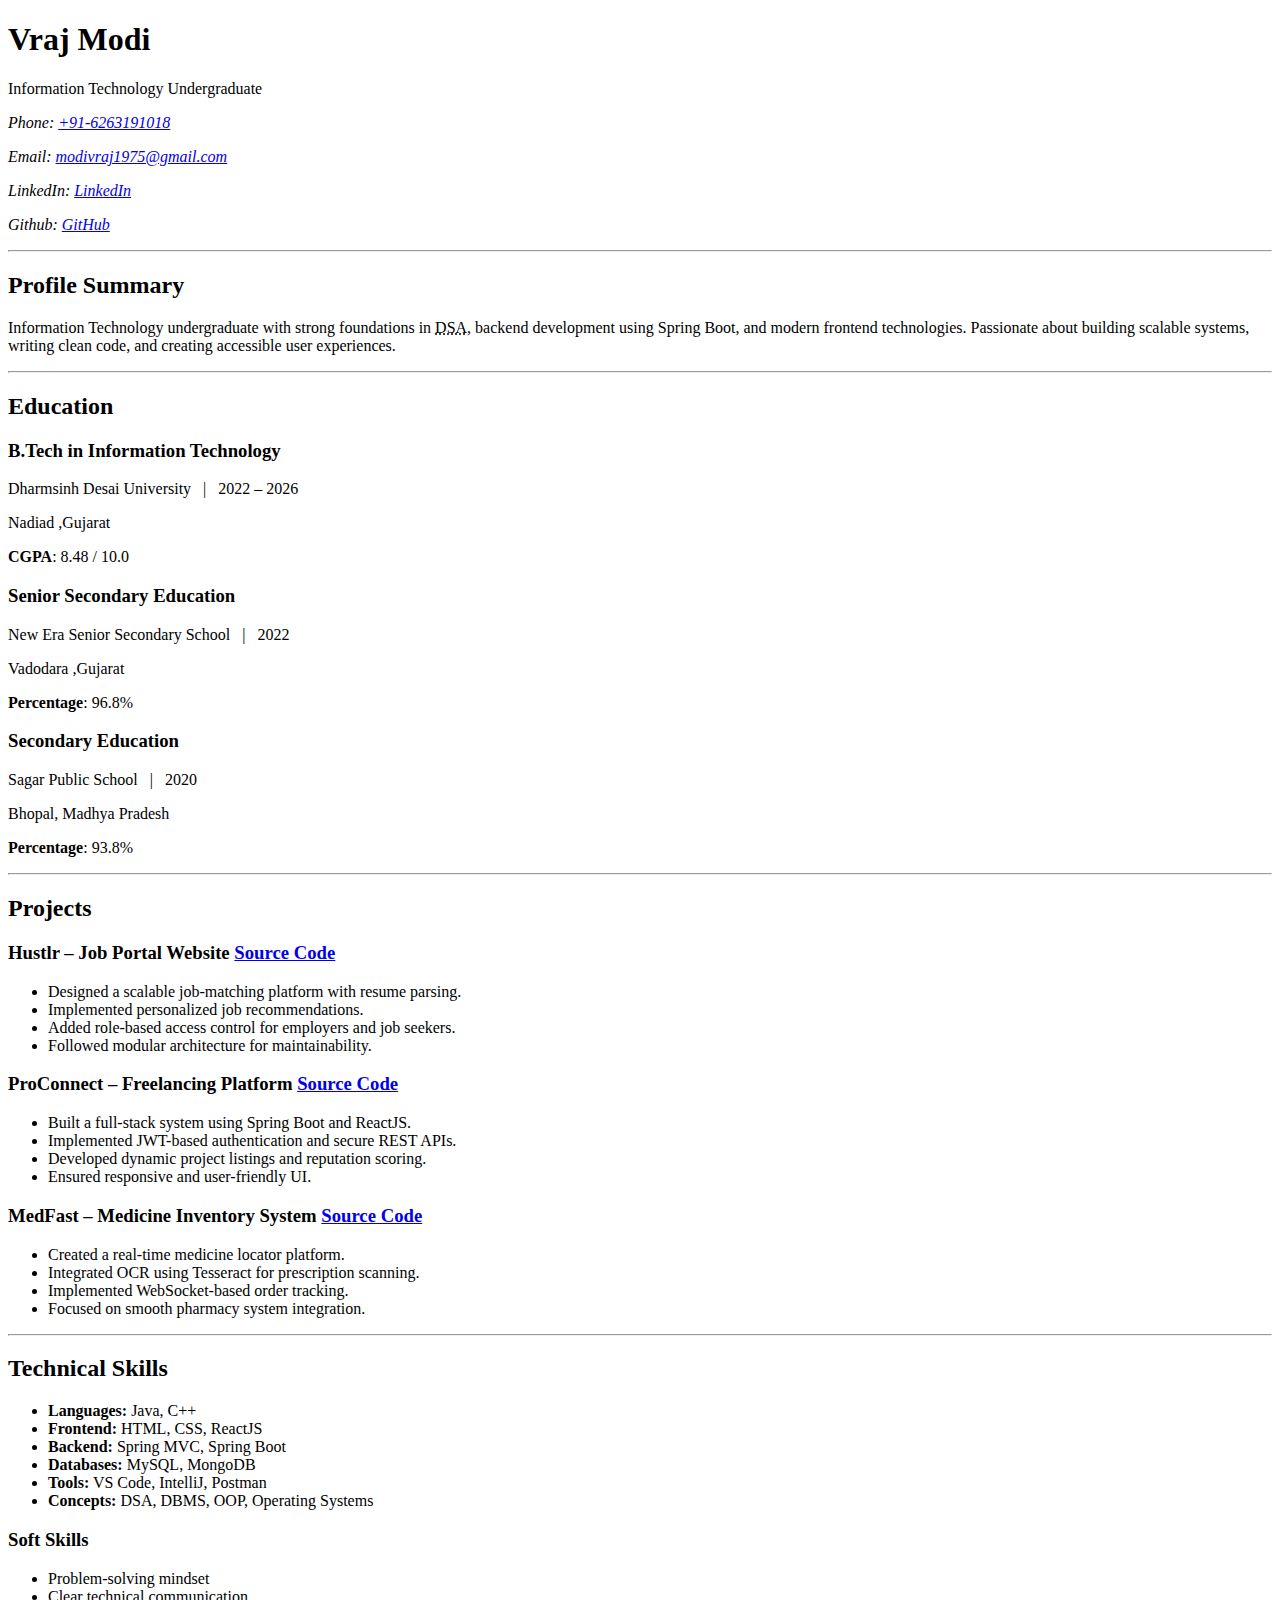
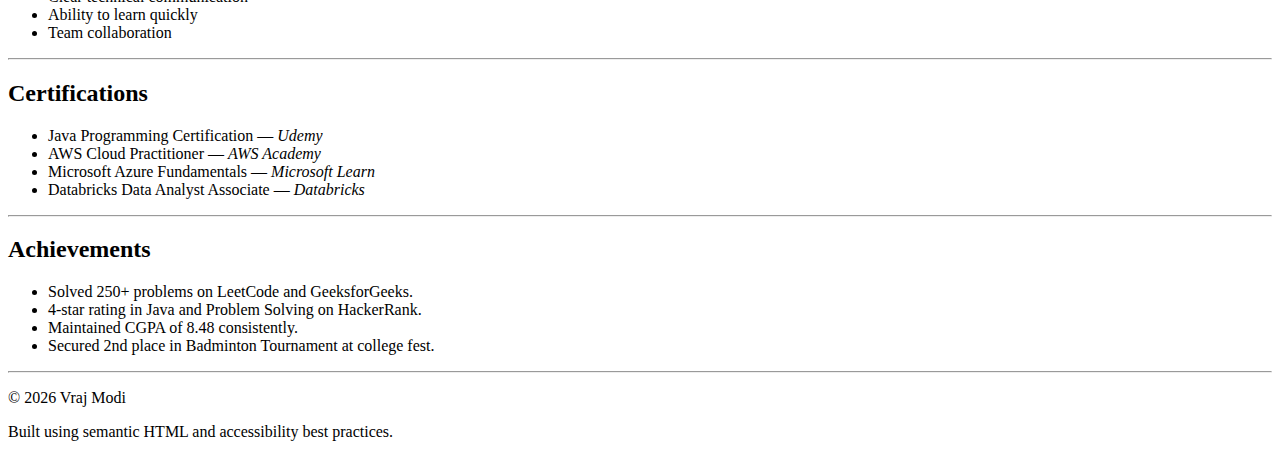
<file: week1-semantic-profile-page/index.html>
<!DOCTYPE html>
<html lang="en">
<head>
  <meta charset="UTF-8">
  <meta name="viewport" content="width=device-width, initial-scale=1">

  <title>Vraj Modi | Profile</title>

  <meta name="description" content="Accessible semantic HTML profile page of Vraj Modi, Information Technology undergraduate and full stack developer.">
  <meta name="author" content="Vraj Modi">
</head>

<body>

  <header>
    <h1>Vraj Modi</h1>
    <p>Information Technology Undergraduate</p>

    <address>
      <p>
        Phone:
        <a href="tel:+916263191018">+91-6263191018</a>
      </p>
      <p>
        Email:
        <a href="mailto:modivraj1975@gmail.com">modivraj1975@gmail.com</a>
      </p>
      <p>
        LinkedIn: <a href="https://www.linkedin.com/in/vraj-modi-773b64248/" target="_blank" rel="noopener">LinkedIn</a>
      </p>
      <p>
        Github: <a href="https://github.com/vrajmodi2004?tab=repositories" target="_blank" rel="noopener">GitHub</a>
      </p>
    </address>

  </header>

  <hr>

  <main id="main-content">

    <section id="summary" aria-labelledby="summary-heading">
      <h2 id="summary-heading">Profile Summary</h2>
      <p>
        Information Technology undergraduate with strong foundations in
        <abbr title="Data Structures and Algorithms">DSA</abbr>,
        backend development using Spring Boot, and modern frontend technologies.
        Passionate about building scalable systems, writing clean code,
        and creating accessible user experiences.
      </p>
    </section>

    <hr>

    <section id="education" aria-labelledby="education-heading">
      <h2 id="education-heading">Education</h2>

      <article>
        <h3>B.Tech in Information Technology </h3>
        <p>
          Dharmsinh Desai University 
          &nbsp;&nbsp;|&nbsp;&nbsp;
          <time datetime="2022">2022</time> –
          <time datetime="2026">2026</time>
        </p>
        <p>Nadiad ,Gujarat</p>
        <p><b>CGPA</b>: 8.48 / 10.0</p>
      </article>

      <article>
        <h3>Senior Secondary Education</h3>
        <p>
          New Era Senior Secondary School 
          &nbsp;&nbsp;|&nbsp;&nbsp;
          <time datetime="2022">2022</time>
        </p>
        <p>Vadodara ,Gujarat</p>
        <p><b>Percentage</b>: 96.8%</p>
      </article>

      <article>
        <h3>Secondary Education</h3>
        <p>
          Sagar Public School
          &nbsp;&nbsp;|&nbsp;&nbsp;
          <time datetime="2020">2020</time>
        </p>
        <p>Bhopal, Madhya Pradesh</p>
        <p><b>Percentage</b>: 93.8%</p>
      </article>
    </section>

    <hr>

    <section id="projects" aria-labelledby="projects-heading">
      <h2 id="projects-heading">Projects</h2>

      <article>
        <h3>Hustlr – Job Portal Website <a href="https://github.com/vrajmodi2004/Hustlr">Source Code</a></h3>
        <ul>
          <li>Designed a scalable job-matching platform with resume parsing.</li>
          <li>Implemented personalized job recommendations.</li>
          <li>Added role-based access control for employers and job seekers.</li>
          <li>Followed modular architecture for maintainability.</li>
        </ul>
      </article>

      <article>
        <h3>ProConnect – Freelancing Platform <a href="https://github.com/vrajmodi2004/ProConnect"> Source Code</a></h3>
        <ul>
          <li>Built a full-stack system using Spring Boot and ReactJS.</li>
          <li>Implemented JWT-based authentication and secure REST APIs.</li>
          <li>Developed dynamic project listings and reputation scoring.</li>
          <li>Ensured responsive and user-friendly UI.</li>
        </ul>
      </article>

      <article>
        <h3>MedFast – Medicine Inventory System <a href="https://github.com/vrajmodi2004/DUHacks-4.0"> Source Code</a></h3>
        <ul>
          <li>Created a real-time medicine locator platform.</li>
          <li>Integrated OCR using Tesseract for prescription scanning.</li>
          <li>Implemented WebSocket-based order tracking.</li>
          <li>Focused on smooth pharmacy system integration.</li>
        </ul>
      </article>
    </section>

    <hr>

    <section id="skills" aria-labelledby="skills-heading">
      <h2 id="skills-heading">Technical Skills</h2>

      <ul>
        <li><strong>Languages:</strong> Java, C++</li>
        <li><strong>Frontend:</strong> HTML, CSS, ReactJS</li>
        <li><strong>Backend:</strong> Spring MVC, Spring Boot</li>
        <li><strong>Databases:</strong> MySQL, MongoDB</li>
        <li><strong>Tools:</strong> VS Code, IntelliJ, Postman</li>
        <li><strong>Concepts:</strong> DSA, DBMS, OOP, Operating Systems</li>
      </ul>

      <h3>Soft Skills</h3>
      <ul>
        <li>Problem-solving mindset</li>
        <li>Clear technical communication</li>
        <li>Ability to learn quickly</li>
        <li>Team collaboration</li>
      </ul>
    </section>

    <hr>

    <section id="certifications" aria-labelledby="certifications-heading">
      <h2 id="certifications-heading">Certifications</h2>

      <ul>
        <li>
          Java Programming Certification —
          <cite>Udemy</cite>
        </li>
        <li>
      AWS Cloud Practitioner —
      <cite>AWS Academy</cite>
    </li>
    <li>
      Microsoft Azure Fundamentals —
      <cite>Microsoft Learn</cite>
    </li>
    <li>
      Databricks Data Analyst Associate —
      <cite>Databricks</cite>
    </li>
      </ul>
    </section>

    <hr>

    <section id="achievements" aria-labelledby="achievements-heading">
      <h2 id="achievements-heading">Achievements</h2>

      <ul>
        <li>Solved 250+ problems on LeetCode and GeeksforGeeks.</li>
        <li>4-star rating in Java and Problem Solving on HackerRank.</li>
        <li>Maintained CGPA of 8.48 consistently.</li>
        <li>Secured 2nd place in Badminton Tournament at college fest.</li>
      </ul>
    </section>

  </main>

  <hr>

  <footer>
    <p>&copy; 2026 Vraj Modi</p>
    <p>Built using semantic HTML and accessibility best practices.</p>
  </footer>

</body>
</html>
</file>
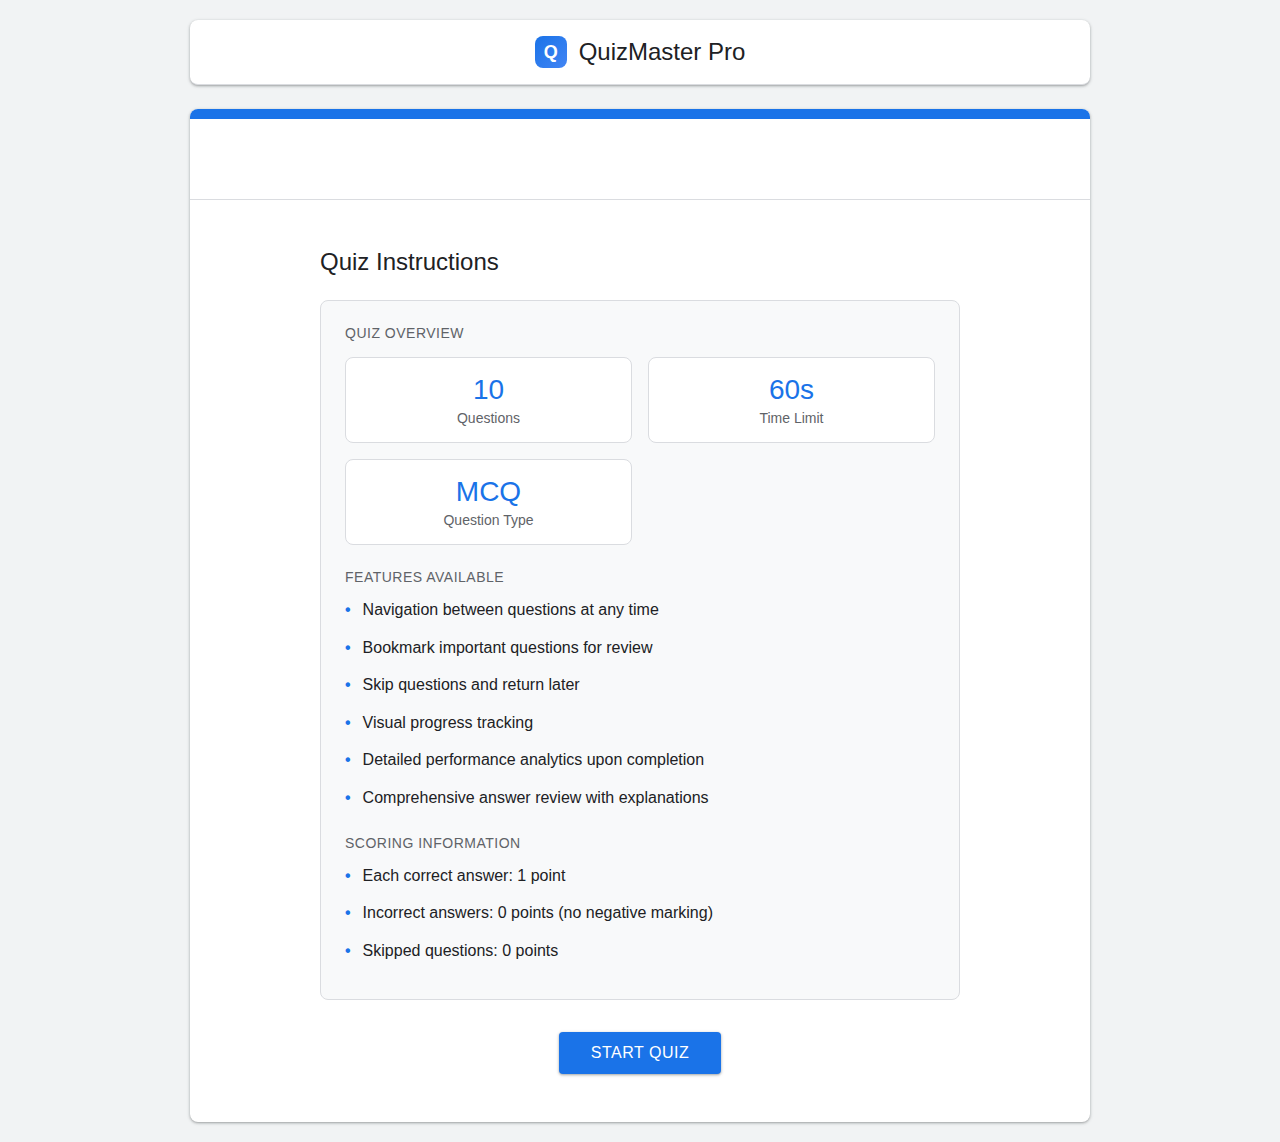
<file: week3-interactive-quizapp/index.html>
<!DOCTYPE html>
<html lang="en">
<head>
    <meta charset="UTF-8">
    <meta name="viewport" content="width=device-width, initial-scale=1.0">
    <meta name="description" content="Test your knowledge with QuizMaster Pro's comprehensive quiz platform. Answer questions within the time limit and get detailed performance analytics.">
    <title>QuizMaster Pro - Professional Assessment Platform</title>
    <link rel="stylesheet" href="style.css">
</head>
<body>
    <div class="top-bar">
        <div class="logo">
            <div class="logo-icon">Q</div>
            <h1>QuizMaster Pro</h1>
        </div>
        <!-- <div class="user-info"><span id="userDate">Thursday, February 05, 2026</span></div> -->
    </div>

    <div class="container">
        <div class="header">
            <!-- <h1>QuizMaster Pro</h1>
            <p>Test your knowledge with our comprehensive quiz platform. Answer all questions within the time limit and review your performance with detailed analytics.</p> -->
        </div>

        <main class="content">
            <!-- Start Screen -->
            <div class="start-screen" id="startScreen">
                <h2>Quiz Instructions</h2>
                <div class="quiz-info">
                    <div class="info-section">
                        <div class="info-title">Quiz Overview</div>
                        <div class="info-grid">
                            <div class="info-card"><div class="info-card-value">10</div><div class="info-card-label">Questions</div></div>
                            <div class="info-card"><div class="info-card-value">60s</div><div class="info-card-label">Time Limit</div></div>
                            <div class="info-card"><div class="info-card-value">MCQ</div><div class="info-card-label">Question Type</div></div>
                        </div>
                    </div>
                    <div class="info-section">
                        <div class="info-title">Features Available</div>
                        <div class="quiz-info-item">Navigation between questions at any time</div>
                        <div class="quiz-info-item">Bookmark important questions for review</div>
                        <div class="quiz-info-item">Skip questions and return later</div>
                        <div class="quiz-info-item">Visual progress tracking</div>
                        <div class="quiz-info-item">Detailed performance analytics upon completion</div>
                        <div class="quiz-info-item">Comprehensive answer review with explanations</div>
                    </div>
                    <div class="info-section">
                        <div class="info-title">Scoring Information</div>
                        <div class="quiz-info-item">Each correct answer: 1 point</div>
                        <div class="quiz-info-item">Incorrect answers: 0 points (no negative marking)</div>
                        <div class="quiz-info-item">Skipped questions: 0 points</div>
                    </div>
                </div>
                <div style="text-align: center;"><button class="btn btn-large" onclick="startQuiz()">Start Quiz</button></div>
            </div>

            <!-- Quiz Screen -->
            <div class="quiz-screen" id="quizScreen">
                <div class="quiz-header">
                    <div class="progress-container">
                        <div class="progress-text">
                            <span id="progressText">Question 1 of 10</span>
                            <span id="answeredCount">0 answered</span>
                        </div>
                        <div class="progress"><div class="progress-fill" id="progressFill" style="width: 10%"></div></div>
                    </div>
                </div>

                <div class="quiz-main-layout">
                    <div class="question-container">
                        <div class="question-header">
                            <div class="question-number" id="questionNumber">Question 1</div>
                            <button class="bookmark-btn" id="bookmarkBtn" onclick="toggleBookmark()">☆</button>
                        </div>
                        <div class="question-text" id="questionText"></div>
                        <div class="options" id="optionsContainer"></div>
                        <div class="quiz-controls">
                            <div class="controls-left">
                                <button class="btn-secondary" onclick="previousQuestion()" id="prevBtn">Previous</button>
                                <button class="btn-text" onclick="clearAnswer()">Clear Answer</button>
                            </div>
                            <div class="controls-right">
                                <button class="btn" id="nextBtn" onclick="nextQuestion()">Next</button>
                                <button class="btn btn-submit" id="submitBtn" onclick="confirmSubmit()">Submit Quiz</button>
                            </div>
                        </div>
                    </div>

                    <div class="sidebar" id="sidebar">
                        <div class="timer-box" id="timerBox">
                            <div class="timer-icon">⏱</div>
                            <div class="timer-content">
                                <div class="timer-label">Time Remaining</div>
                                <div class="timer-value"><span id="timeLeft">60</span>s</div>
                            </div>
                        </div>
                        <div class="sidebar-section">
                            <div class="sidebar-title">Question Navigator</div>
                            <div class="question-navigator" id="questionNavigator"></div>
                        </div>
                        <div class="sidebar-section">
                            <div class="sidebar-title">Quick Stats</div>
                            <div style="font-size: 0.875em; color: #5f6368; line-height: 1.8;">
                                <div style="display: flex; justify-content: space-between; margin: 8px 0;"><span>Answered:</span><strong id="sidebarAnswered">0</strong></div>
                                <div style="display: flex; justify-content: space-between; margin: 8px 0;"><span>Remaining:</span><strong id="sidebarRemaining">10</strong></div>
                                <div style="display: flex; justify-content: space-between; margin: 8px 0;"><span>Bookmarked:</span><strong id="sidebarBookmarked">0</strong></div>
                            </div>
                        </div>
                    </div>
                </div>
            </div>

            <!-- Results Screen -->
            <div class="results-screen" id="resultsScreen">
                <div class="results-header">
                    <h2>Quiz Completed</h2>
                    <div class="completion-badge">Assessment Finished</div>
                </div>
                <div class="score-section">
                    <div>
                        <div class="score-circle">
                            <div class="score-number" id="scoreNumber">0</div>
                            <div class="score-text">out of 10</div>
                        </div>
                    </div>
                    <div class="performance-analysis">
                        <div class="analysis-title">Performance Analysis</div>
                        <div class="performance-grade" id="performanceGrade">-</div>
                        <div class="performance-message" id="resultMessage"></div>
                        <div class="strength-weakness" id="strengthWeakness"></div>
                    </div>
                </div>
                <div class="result-stats">
                    <div class="stat-card"><div class="stat-icon">✓</div><div class="stat-value" id="correctCount">0</div><div class="stat-label">Correct</div></div>
                    <div class="stat-card"><div class="stat-icon">✗</div><div class="stat-value" id="wrongCount">0</div><div class="stat-label">Incorrect</div></div>
                    <div class="stat-card"><div class="stat-icon">-</div><div class="stat-value" id="skippedCount">0</div><div class="stat-label">Skipped</div></div>
                    <div class="stat-card"><div class="stat-icon">⏱</div><div class="stat-value" id="timeTaken">0s</div><div class="stat-label">Time Used</div></div>
                </div>
                <div class="result-actions">
                    <button class="btn btn-large" onclick="reviewAnswers()">Review Answers</button>
                    <button class="btn-secondary" onclick="restartQuiz()">Take Quiz Again</button>
                </div>
            </div>

            <!-- Review Screen -->
            <div class="review-screen" id="reviewScreen">
                <div class="review-header">
                    <h2>Answer Review</h2>
                    <p style="color: #5f6368; margin-top: 8px;">Review all questions with detailed explanations</p>
                    <div class="review-filters">
                        <button class="filter-btn active" onclick="filterReview('all')">All Questions</button>
                        <button class="filter-btn" onclick="filterReview('correct')">Correct Only</button>
                        <button class="filter-btn" onclick="filterReview('incorrect')">Incorrect Only</button>
                        <button class="filter-btn" onclick="filterReview('skipped')">Skipped Only</button>
                        <button class="filter-btn" onclick="filterReview('bookmarked')">Bookmarked</button>
                    </div>
                </div>
                <div id="reviewContainer"></div>
                <div class="result-actions">
                    <button class="btn" onclick="backToResults()">Back to Results</button>
                    <button class="btn-secondary" onclick="restartQuiz()">Take Quiz Again</button>
                </div>
            </div>
        </main>
    </div>
    <script src="script.js"></script>
</body>
</html>
</file>
<file: week3-interactive-quizapp/style.css>
* {
    margin: 0;
    padding: 0;
    box-sizing: border-box;
}

body {
    font-family: 'Google Sans', 'Roboto', Arial, sans-serif;
    background: #f1f3f4;
    min-height: 100vh;
    padding: 20px;
}

.top-bar {
    background: #fff;
    border-bottom: 1px solid #dadce0;
    padding: 16px 24px;
    display: flex;
    justify-content: center;
    align-items: center;
    margin: 0 auto 24px auto;
    border-radius: 8px;
    box-shadow: 0 1px 2px 0 rgba(60,64,67,0.3), 0 1px 3px 1px rgba(60,64,67,0.15);
    max-width: 900px;
    width: 100%;
}

.logo {
    display: flex;
    align-items: center;
    gap: 12px;
    justify-content: center;
}

.logo-icon {
    width: 32px;
    height: 32px;
    background: linear-gradient(135deg, #1a73e8 0%, #4285f4 100%);
    border-radius: 8px;
    display: flex;
    align-items: center;
    justify-content: center;
    color: #fff;
    font-weight: 700;
    font-size: 18px;
}

.logo h1 {
    font-size: 1.5em;
    color: #202124;
    font-weight: 400;
}

.user-info {
    display: none;
    align-items: center;
    gap: 12px;
    color: #5f6368;
    font-size: 0.9em;
}

.container {
    background: #fff;
    border-radius: 8px;
    box-shadow: 0 1px 2px 0 rgba(60,64,67,0.3), 0 1px 3px 1px rgba(60,64,67,0.15);
    max-width: 900px;
    width: 100%;
    margin: 0 auto;
    overflow: hidden;
}

.header {
    background: #fff;
    border-bottom: 1px solid #dadce0;
    padding: 40px;
    border-top: 10px solid #1a73e8;
}

/* .header h1 {
    font-size: 2em;
    margin-bottom: 8px;
    color: #202124;
    font-weight: 400;
}

.header p {
    font-size: 1em;
    color: #5f6368;
    line-height: 1.6;
} */

.content {
    padding: 48px 40px;
}

.start-screen {
    max-width: 640px;
    margin: 0 auto;
}

.start-screen h2 {
    color: #202124;
    margin-bottom: 24px;
    font-size: 1.5em;
    font-weight: 400;
}

.quiz-info {
    background: #f8f9fa;
    border-radius: 8px;
    padding: 24px;
    margin: 24px 0 32px 0;
    border: 1px solid #dadce0;
}

.info-section {
    margin-bottom: 24px;
}

.info-section:last-child {
    margin-bottom: 0;
}

.info-title {
    font-size: 0.875em;
    color: #5f6368;
    text-transform: uppercase;
    letter-spacing: 0.5px;
    margin-bottom: 12px;
    font-weight: 500;
}

.quiz-info-item {
    display: flex;
    align-items: flex-start;
    margin: 12px 0;
    color: #202124;
    line-height: 1.6;
}

.quiz-info-item::before {
    content: "•";
    color: #1a73e8;
    font-weight: 700;
    margin-right: 12px;
}

.info-grid {
    display: grid;
    grid-template-columns: repeat(auto-fit, minmax(200px, 1fr));
    gap: 16px;
    margin-top: 16px;
}

.info-card {
    background: #fff;
    padding: 16px;
    border-radius: 8px;
    border: 1px solid #dadce0;
    text-align: center;
}

.info-card-value {
    font-size: 1.75em;
    color: #1a73e8;
    font-weight: 500;
    margin-bottom: 4px;
}

.info-card-label {
    font-size: 0.875em;
    color: #5f6368;
}

.btn {
    background: #1a73e8;
    color: #fff;
    border: none;
    padding: 10px 24px;
    font-size: 0.875em;
    font-weight: 500;
    border-radius: 4px;
    cursor: pointer;
    transition: background 0.2s, box-shadow 0.2s;
    text-transform: uppercase;
    letter-spacing: 0.5px;
    box-shadow: 0 1px 2px 0 rgba(60,64,67,0.3), 0 1px 3px 1px rgba(60,64,67,0.15);
}

.btn:hover {
    background: #1765cc;
    box-shadow: 0 1px 3px 0 rgba(60,64,67,0.3), 0 4px 8px 3px rgba(60,64,67,0.15);
}

.btn:active {
    background: #1557b0;
    box-shadow: 0 1px 2px 0 rgba(60,64,67,0.3), 0 1px 3px 1px rgba(60,64,67,0.15);
}

.btn-large {
    padding: 12px 32px;
    font-size: 1em;
}

.btn-secondary {
    background: #fff;
    color: #1a73e8;
    border: 1px solid #dadce0;
    padding: 10px 24px;
    font-size: 0.875em;
    font-weight: 500;
    border-radius: 4px;
    cursor: pointer;
    transition: all 0.2s;
    text-transform: uppercase;
    letter-spacing: 0.5px;
}

.btn-secondary:hover {
    background: #f8f9fa;
    border-color: #5f6368;
}

.btn-text {
    background: transparent;
    color: #1a73e8;
    border: none;
    padding: 10px 16px;
    font-size: 0.875em;
    font-weight: 500;
    border-radius: 4px;
    cursor: pointer;
    transition: background 0.2s;
    text-transform: uppercase;
    letter-spacing: 0.5px;
}

.btn-text:hover {
    background: #f1f3f4;
}

.quiz-screen {
    display: none;
    position: relative;
}

.quiz-main-layout {
    display: grid;
    grid-template-columns: 1fr 300px;
    gap: 24px;
    align-items: start;
}

.sidebar {
    position: relative;
    background: #fff;
    border-radius: 8px;
    padding: 20px;
    box-shadow: 0 1px 2px 0 rgba(60,64,67,0.3), 0 1px 3px 1px rgba(60,64,67,0.15);
    height: fit-content;
    border: 1px solid #dadce0;
}

.sidebar-section {
    margin-bottom: 24px;
}

.sidebar-section:last-child {
    margin-bottom: 0;
}

.sidebar-title {
    font-size: 0.875em;
    color: #5f6368;
    text-transform: uppercase;
    letter-spacing: 0.5px;
    margin-bottom: 12px;
    font-weight: 500;
}

.quiz-header {
    margin-bottom: 24px;
    padding-bottom: 24px;
    border-bottom: 1px solid #dadce0;
}

.progress-container {
    margin-bottom: 24px;
}

.progress-text {
    font-size: 0.875em;
    color: #5f6368;
    margin-bottom: 8px;
    display: flex;
    justify-content: space-between;
    align-items: center;
}

.progress {
    background: #e8eaed;
    height: 6px;
    border-radius: 3px;
    overflow: hidden;
}

.progress-fill {
    background: #1a73e8;
    height: 100%;
    transition: width 0.3s ease;
}

.timer-box {
    background: #fef7e0;
    border: 1px solid #f9ab00;
    padding: 16px;
    border-radius: 8px;
    display: flex;
    align-items: center;
    gap: 12px;
    color: #202124;
}

.timer-box.warning {
    background: #fce8e6;
    border-color: #d93025;
    animation: pulse 1s infinite;
}

.timer-icon {
    font-size: 1.5em;
}

.timer-content {
    flex: 1;
}

.timer-label {
    font-size: 0.75em;
    color: #5f6368;
    text-transform: uppercase;
    letter-spacing: 0.5px;
}

.timer-value {
    font-size: 1.5em;
    font-weight: 500;
    color: #202124;
}

@keyframes pulse {
    0%, 100% {
        transform: scale(1);
    }
    50% {
        transform: scale(1.02);
    }
}

.question-navigator {
    display: grid;
    grid-template-columns: repeat(5, 1fr);
    gap: 8px;
    margin-top: 12px;
}

.nav-dot {
    width: 100%;
    aspect-ratio: 1;
    border-radius: 50%;
    border: 2px solid #dadce0;
    background: #fff;
    cursor: pointer;
    display: flex;
    align-items: center;
    justify-content: center;
    font-size: 0.75em;
    color: #5f6368;
    transition: all 0.2s;
    position: relative;
}

.nav-dot:hover {
    border-color: #1a73e8;
    background: #f1f3f4;
}

.nav-dot.answered {
    background: #1a73e8;
    border-color: #1a73e8;
    color: #fff;
}

.nav-dot.current {
    border-color: #1a73e8;
    border-width: 3px;
}

.nav-dot.bookmarked::after {
    content: "★";
    position: absolute;
    top: -6px;
    right: -6px;
    color: #f9ab00;
    font-size: 1em;
}

.question-container {
    background: #fff;
    padding: 32px;
    border-radius: 8px;
    border: 1px solid #dadce0;
    grid-column: 1;
}

.question-header {
    display: flex;
    justify-content: space-between;
    align-items: flex-start;
    margin-bottom: 24px;
}

.question-number {
    color: #1a73e8;
    font-weight: 500;
    font-size: 0.875em;
    text-transform: uppercase;
    letter-spacing: 0.5px;
}

.bookmark-btn {
    background: transparent;
    border: none;
    color: #5f6368;
    font-size: 1.5em;
    cursor: pointer;
    padding: 4px 8px;
    border-radius: 4px;
    transition: all 0.2s;
}

.bookmark-btn:hover {
    background: #f1f3f4;
    color: #202124;
}

.bookmark-btn.bookmarked {
    color: #f9ab00;
}

.question-text {
    font-size: 1.125em;
    color: #202124;
    margin-bottom: 28px;
    line-height: 1.6;
}

.required-indicator {
    color: #d93025;
    margin-left: 4px;
}

.options {
    display: flex;
    flex-direction: column;
    gap: 12px;
}

.option {
    background: #fff;
    border: 1px solid #dadce0;
    padding: 16px 20px;
    border-radius: 4px;
    cursor: pointer;
    transition: all 0.2s;
    display: flex;
    align-items: center;
    position: relative;
}

.option:hover {
    border-color: #1a73e8;
    background: #f8f9fa;
}

.option.selected {
    border-color: #1a73e8;
    background: #e8f0fe;
    border-width: 2px;
    padding: 15px 19px;
}

.option.correct {
    border-color: #1e8e3e;
    background: #e6f4ea;
}

.option.incorrect {
    border-color: #d93025;
    background: #fce8e6;
}

.option.disabled {
    cursor: not-allowed;
    opacity: 0.5;
}

.option-radio {
    width: 20px;
    height: 20px;
    border-radius: 50%;
    border: 2px solid #5f6368;
    margin-right: 16px;
    position: relative;
    flex-shrink: 0;
    transition: all 0.2s;
}

.option.selected .option-radio {
    border-color: #1a73e8;
    border-width: 6px;
}

.option-label {
    font-weight: 500;
    color: #202124;
    margin-right: 12px;
    min-width: 24px;
}

.option-text {
    flex: 1;
    color: #202124;
    line-height: 1.5;
}

.quiz-controls {
    display: flex;
    justify-content: space-between;
    gap: 12px;
    flex-wrap: wrap;
    padding-top: 24px;
    border-top: 1px solid #dadce0;
}

.controls-left {
    display: flex;
    gap: 12px;
}

.controls-right {
    display: flex;
    gap: 12px;
}

.btn-submit {
    background: #1e8e3e;
    display: none;
}

.btn-submit:hover {
    background: #188038;
}

.results-screen {
    display: none;
}

.results-header {
    text-align: center;
    padding-bottom: 32px;
    border-bottom: 1px solid #dadce0;
    margin-bottom: 32px;
}

.results-header h2 {
    color: #202124;
    font-size: 1.75em;
    font-weight: 400;
    margin-bottom: 8px;
}

.completion-badge {
    display: inline-block;
    background: #e8f5e9;
    color: #1e8e3e;
    padding: 6px 16px;
    border-radius: 16px;
    font-size: 0.875em;
    font-weight: 500;
    margin-top: 8px;
}

.score-section {
    display: grid;
    grid-template-columns: 1fr 2fr;
    gap: 32px;
    margin-bottom: 32px;
}

.score-circle {
    width: 180px;
    height: 180px;
    border-radius: 50%;
    background: #fff;
    border: 8px solid #1a73e8;
    color: #202124;
    display: flex;
    flex-direction: column;
    justify-content: center;
    align-items: center;
    margin: 0 auto;
    box-shadow: 0 2px 8px rgba(0,0,0,0.1);
}

.score-number {
    font-size: 3em;
    font-weight: 400;
    color: #1a73e8;
}

.score-text {
    font-size: 1em;
    color: #5f6368;
}

.performance-analysis {
    background: #f8f9fa;
    border-radius: 8px;
    padding: 24px;
    border: 1px solid #dadce0;
}

.analysis-title {
    font-size: 1.125em;
    color: #202124;
    margin-bottom: 16px;
    font-weight: 500;
}

.performance-grade {
    display: inline-block;
    font-size: 2.5em;
    font-weight: 500;
    color: #1a73e8;
    margin-bottom: 12px;
}

.performance-message {
    color: #5f6368;
    line-height: 1.6;
    margin-bottom: 16px;
}

.strength-weakness {
    display: grid;
    grid-template-columns: 1fr 1fr;
    gap: 12px;
    margin-top: 16px;
}

.strength-item, .weakness-item {
    padding: 12px;
    border-radius: 4px;
    font-size: 0.875em;
}

.strength-item {
    background: #e6f4ea;
    color: #1e8e3e;
    border-left: 3px solid #1e8e3e;
}

.weakness-item {
    background: #fce8e6;
    color: #d93025;
    border-left: 3px solid #d93025;
}

.result-stats {
    display: grid;
    grid-template-columns: repeat(auto-fit, minmax(200px, 1fr));
    gap: 16px;
    margin-bottom: 32px;
}

.stat-card {
    background: #fff;
    padding: 24px;
    border-radius: 8px;
    border: 1px solid #dadce0;
    text-align: center;
    transition: all 0.2s;
}

.stat-card:hover {
    box-shadow: 0 2px 8px rgba(0,0,0,0.1);
    transform: translateY(-2px);
}

.stat-icon {
    font-size: 2em;
    margin-bottom: 8px;
}

.stat-value {
    font-size: 1.75em;
    font-weight: 500;
    color: #202124;
    margin-bottom: 4px;
}

.stat-label {
    color: #5f6368;
    font-size: 0.875em;
    text-transform: uppercase;
    letter-spacing: 0.5px;
}

.result-actions {
    display: flex;
    justify-content: center;
    gap: 12px;
    margin-top: 32px;
    padding-top: 32px;
    border-top: 1px solid #dadce0;
    flex-wrap: wrap;
}

.review-screen {
    display: none;
}

.review-header {
    margin-bottom: 32px;
    padding-bottom: 24px;
    border-bottom: 1px solid #dadce0;
}

.review-header h2 {
    color: #202124;
    font-size: 1.75em;
    font-weight: 400;
    margin-bottom: 8px;
}

.review-filters {
    display: flex;
    gap: 8px;
    flex-wrap: wrap;
    margin-top: 16px;
}

.filter-btn {
    padding: 6px 16px;
    border: 1px solid #dadce0;
    background: #fff;
    border-radius: 16px;
    cursor: pointer;
    font-size: 0.875em;
    transition: all 0.2s;
    color: #5f6368;
}

.filter-btn:hover {
    border-color: #1a73e8;
    background: #f8f9fa;
}

.filter-btn.active {
    background: #1a73e8;
    color: #fff;
    border-color: #1a73e8;
}

.review-item {
    background: #fff;
    padding: 28px;
    border-radius: 8px;
    margin-bottom: 16px;
    border: 1px solid #dadce0;
    border-left: 4px solid #dadce0;
    transition: all 0.2s;
}

.review-item:hover {
    box-shadow: 0 2px 8px rgba(0,0,0,0.1);
}

.review-item.correct-answer {
    border-left-color: #1e8e3e;
}

.review-item.wrong-answer {
    border-left-color: #d93025;
}

.review-item.skipped {
    border-left-color: #f9ab00;
}

.review-item-header {
    display: flex;
    justify-content: space-between;
    align-items: center;
    margin-bottom: 16px;
}

.review-question-number {
    font-size: 0.875em;
    color: #5f6368;
    text-transform: uppercase;
    letter-spacing: 0.5px;
}

.review-status {
    display: inline-block;
    padding: 4px 12px;
    border-radius: 12px;
    font-size: 0.75em;
    font-weight: 500;
    text-transform: uppercase;
    letter-spacing: 0.5px;
}

.review-status.correct {
    background: #e6f4ea;
    color: #1e8e3e;
}

.review-status.incorrect {
    background: #fce8e6;
    color: #d93025;
}

.review-status.skipped {
    background: #fef7e0;
    color: #f9ab00;
}

.review-question {
    font-size: 1.125em;
    color: #202124;
    margin-bottom: 20px;
    line-height: 1.6;
}

.review-options {
    margin: 20px 0;
}

.review-option {
    padding: 14px 18px;
    margin: 10px 0;
    border-radius: 4px;
    background: #f8f9fa;
    border: 1px solid #dadce0;
    position: relative;
}

.review-option.user-answer {
    background: #e8f0fe;
    border-color: #1a73e8;
}

.review-option.correct-answer {
    background: #e6f4ea;
    border-color: #1e8e3e;
}

.review-option.wrong-answer {
    background: #fce8e6;
    border-color: #d93025;
}

.answer-label {
    font-weight: 500;
    font-size: 0.8125em;
    margin-bottom: 6px;
    text-transform: uppercase;
    letter-spacing: 0.5px;
    display: flex;
    align-items: center;
    gap: 6px;
}

.answer-label.correct {
    color: #1e8e3e;
}

.answer-label.incorrect {
    color: #d93025;
}

.answer-label.user {
    color: #1a73e8;
}

.option-content {
    color: #202124;
    line-height: 1.5;
}

.explanation-box {
    background: #f8f9fa;
    border-left: 4px solid #1a73e8;
    padding: 16px;
    margin-top: 16px;
    border-radius: 4px;
}

.explanation-title {
    font-weight: 500;
    color: #1a73e8;
    margin-bottom: 8px;
    font-size: 0.875em;
    text-transform: uppercase;
    letter-spacing: 0.5px;
}

.explanation-text {
    color: #5f6368;
    line-height: 1.6;
    font-size: 0.9375em;
}

.hidden {
    display: none;
}

@media (max-width: 1024px) {
    .quiz-main-layout {
        grid-template-columns: 1fr;
    }
    .sidebar {
        width: 100%;
    }
    .score-section {
        grid-template-columns: 1fr;
    }
}

@media (max-width: 768px) {
    .top-bar {
        padding: 12px 16px;
    }
    .logo h1 {
        font-size: 1.2em;
    }
    .header {
        padding: 24px;
    }
    .header h1 {
        font-size: 1.5em;
    }
    .content {
        padding: 24px 20px;
    }
    .question-text {
        font-size: 1em;
    }
    .score-circle {
        width: 150px;
        height: 150px;
    }
    .score-number {
        font-size: 2.5em;
    }
    .info-grid {
        grid-template-columns: 1fr;
    }
    .strength-weakness {
        grid-template-columns: 1fr;
    }
    .quiz-controls {
        flex-direction: column;
    }
    .controls-left, .controls-right {
        width: 100%;
        justify-content: space-between;
    }
}
</file>
